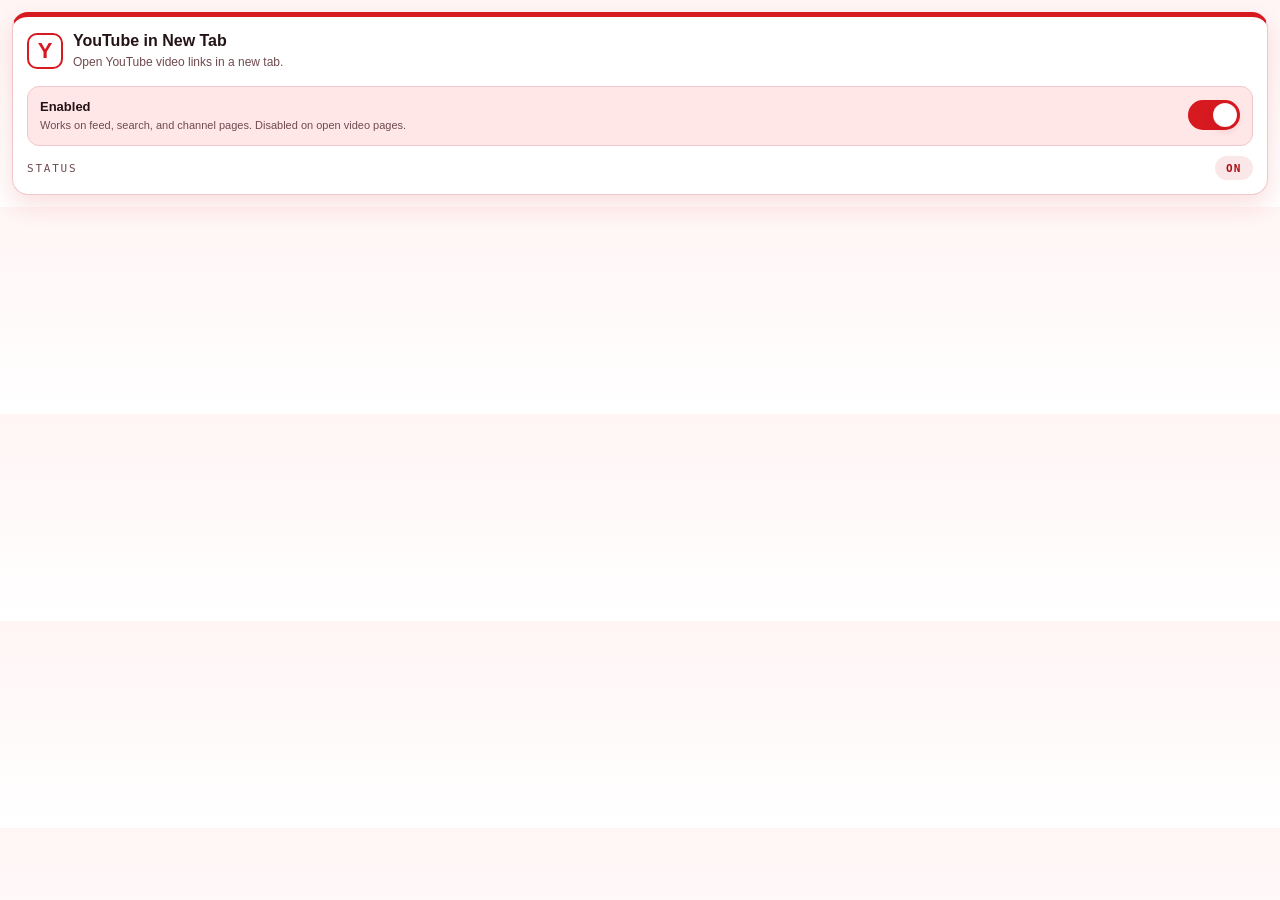
<file: popup.html>
<!doctype html>
<html lang="en">
  <head>
    <meta charset="utf-8" />
    <meta name="viewport" content="width=device-width, initial-scale=1" />
    <title>YouTube in New Tab</title>
    <link rel="stylesheet" href="popup.css" />
  </head>
  <body>
    <main class="popup">
      <div class="header">
        <span class="icon-mark" aria-hidden="true">Y</span>
        <div class="header-copy">
          <h1 class="title">YouTube in New Tab</h1>
          <p class="summary">Open YouTube video links in a new tab.</p>
        </div>
      </div>

      <label class="toggle-row" for="enabledToggle">
        <span class="toggle-copy">
          <span class="toggle-label">Enabled</span>
          <span class="toggle-note">Works on feed, search, and channel pages. Disabled on open video pages.</span>
        </span>

        <span class="toggle-shell">
          <input id="enabledToggle" class="toggle-input" type="checkbox" />
          <span class="toggle-track" aria-hidden="true">
            <span class="toggle-thumb"></span>
          </span>
        </span>
      </label>

      <div class="status-row" aria-live="polite">
        <span class="status-label">Status</span>
        <span id="statusText" class="status-pill">On</span>
      </div>
    </main>

    <script src="popup.js"></script>
  </body>
</html>
</file>
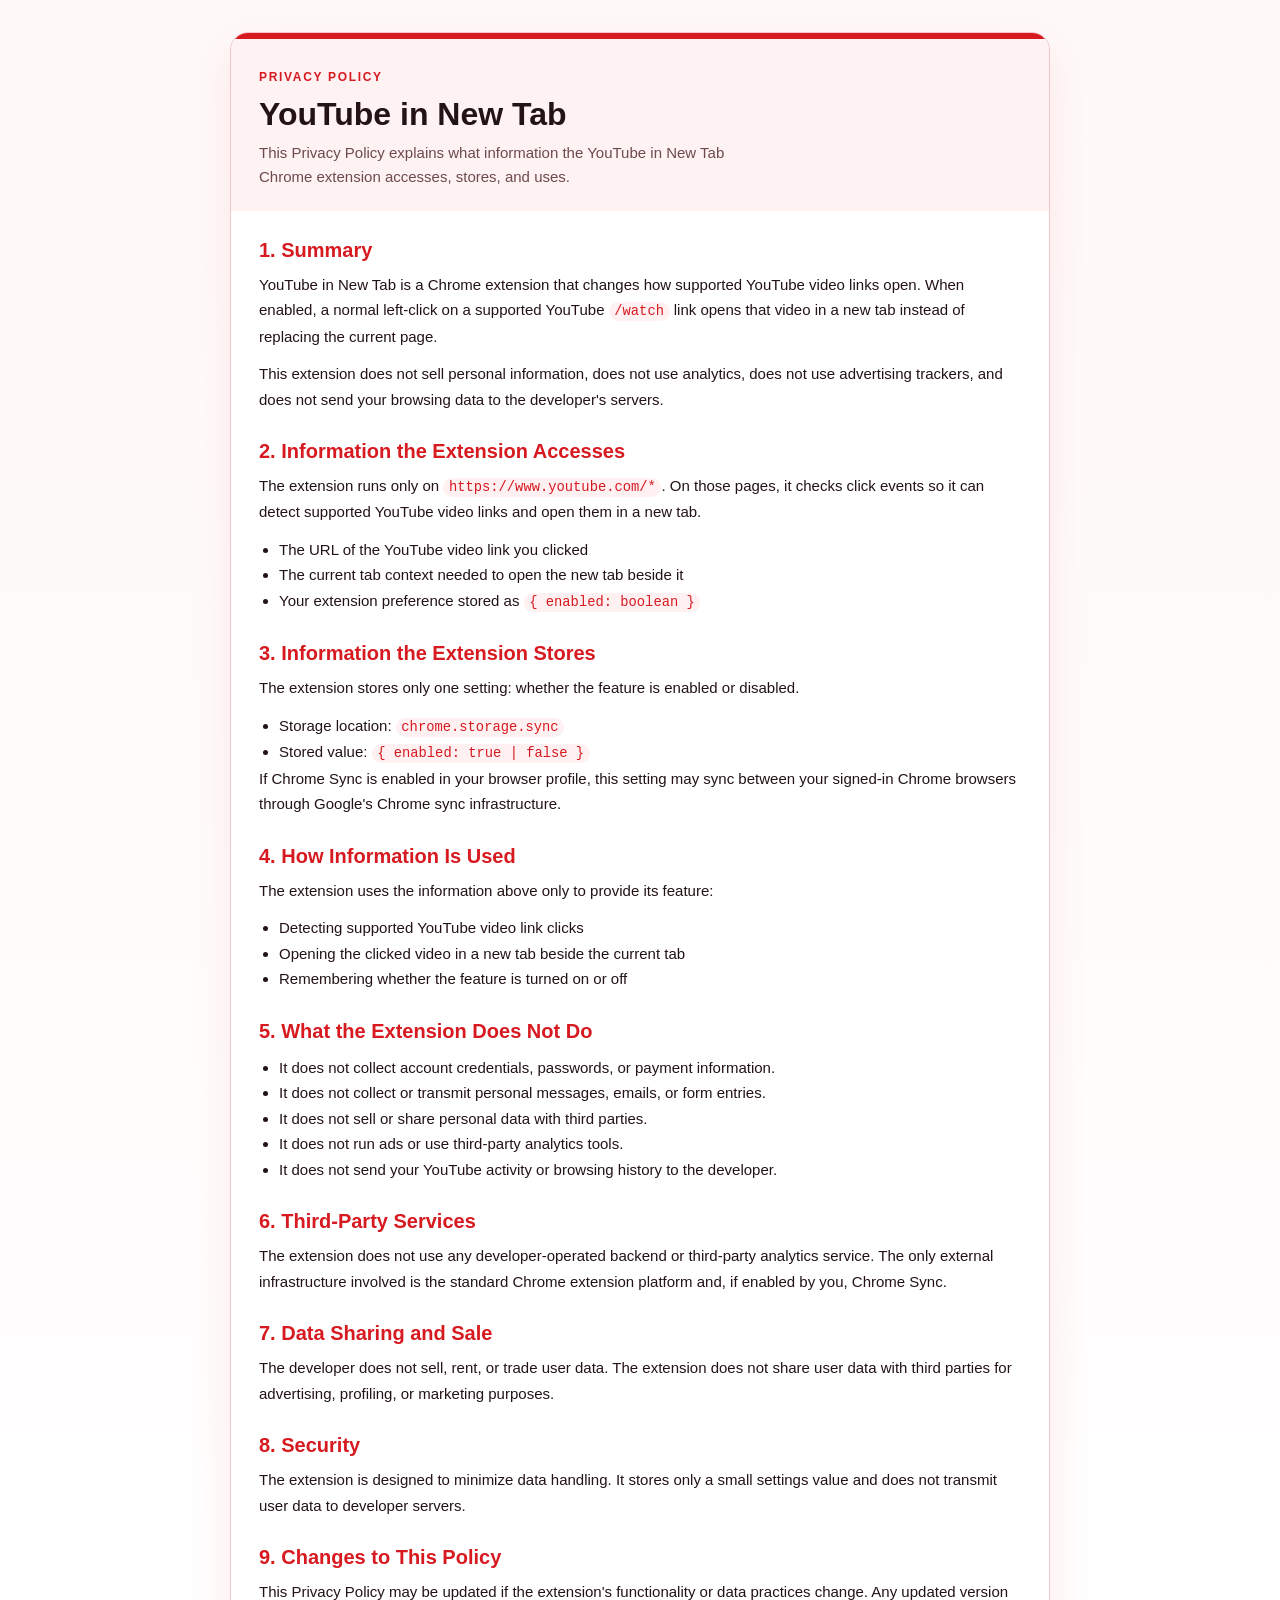
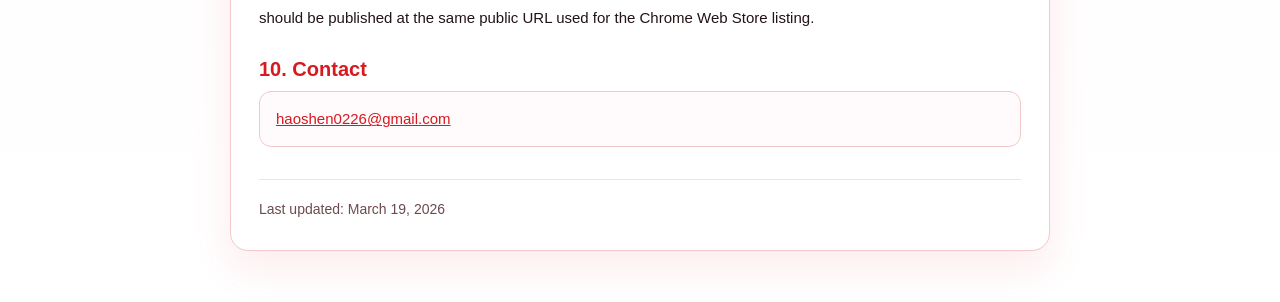
<file: docs/privacy-policy.html>
<!doctype html>
<html lang="en">
  <head>
    <meta charset="utf-8" />
    <meta name="viewport" content="width=device-width, initial-scale=1" />
    <title>Privacy Policy - YouTube in New Tab</title>
    <style>
      :root {
        color-scheme: light;
        --red: #d71920;
        --red-soft: #fff2f3;
        --line: #f1c7ca;
        --text: #231315;
        --muted: #6c4a4d;
        --white: #ffffff;
        --shadow: 0 18px 40px rgba(215, 25, 32, 0.08);
      }

      * {
        box-sizing: border-box;
      }

      body {
        margin: 0;
        font-family: "Segoe UI", Arial, sans-serif;
        color: var(--text);
        background: linear-gradient(180deg, #fff8f8 0%, #ffffff 100%);
      }

      .page {
        max-width: 860px;
        margin: 0 auto;
        padding: 32px 20px 56px;
      }

      .card {
        overflow: hidden;
        border: 1px solid var(--line);
        border-radius: 18px;
        background: var(--white);
        box-shadow: var(--shadow);
      }

      .hero {
        padding: 28px 28px 22px;
        border-top: 6px solid var(--red);
        background: var(--red-soft);
      }

      .eyebrow {
        margin: 0 0 10px;
        color: var(--red);
        font-size: 12px;
        font-weight: 700;
        letter-spacing: 0.14em;
        text-transform: uppercase;
      }

      h1 {
        margin: 0 0 8px;
        font-size: 32px;
        line-height: 1.1;
      }

      .subtitle {
        margin: 0;
        max-width: 58ch;
        color: var(--muted);
        font-size: 15px;
        line-height: 1.6;
      }

      .content {
        padding: 28px;
      }

      section + section {
        margin-top: 28px;
      }

      h2 {
        margin: 0 0 10px;
        color: var(--red);
        font-size: 20px;
      }

      p,
      li {
        font-size: 15px;
        line-height: 1.7;
      }

      p {
        margin: 0;
      }

      p + p {
        margin-top: 12px;
      }

      ul {
        margin: 12px 0 0;
        padding-left: 20px;
      }

      .notice {
        padding: 14px 16px;
        border: 1px solid var(--line);
        border-radius: 12px;
        background: #fffafb;
      }

      .meta {
        margin-top: 32px;
        padding-top: 18px;
        border-top: 1px solid #efe2e4;
        color: var(--muted);
        font-size: 14px;
      }

      code {
        padding: 0.12rem 0.35rem;
        border-radius: 999px;
        background: #fff0f1;
        color: var(--red);
        font-family: ui-monospace, SFMono-Regular, Menlo, Consolas, monospace;
        font-size: 0.92em;
      }

      a {
        color: var(--red);
      }

      @media (max-width: 640px) {
        .page {
          padding: 18px 12px 32px;
        }

        .hero,
        .content {
          padding: 20px;
        }

        h1 {
          font-size: 26px;
        }
      }
    </style>
  </head>
  <body>
    <main class="page">
      <article class="card">
        <header class="hero">
          <p class="eyebrow">Privacy Policy</p>
          <h1>YouTube in New Tab</h1>
          <p class="subtitle">
            This Privacy Policy explains what information the YouTube in New Tab
            Chrome extension accesses, stores, and uses.
          </p>
        </header>

        <div class="content">
          <section>
            <h2>1. Summary</h2>
            <p>
              YouTube in New Tab is a Chrome extension that changes how supported
              YouTube video links open. When enabled, a normal left-click on a
              supported YouTube <code>/watch</code> link opens that video in a new
              tab instead of replacing the current page.
            </p>
            <p>
              This extension does not sell personal information, does not use
              analytics, does not use advertising trackers, and does not send your
              browsing data to the developer's servers.
            </p>
          </section>

          <section>
            <h2>2. Information the Extension Accesses</h2>
            <p>
              The extension runs only on <code>https://www.youtube.com/*</code>.
              On those pages, it checks click events so it can detect supported
              YouTube video links and open them in a new tab.
            </p>
            <ul>
              <li>The URL of the YouTube video link you clicked</li>
              <li>The current tab context needed to open the new tab beside it</li>
              <li>Your extension preference stored as <code>{ enabled: boolean }</code></li>
            </ul>
          </section>

          <section>
            <h2>3. Information the Extension Stores</h2>
            <p>
              The extension stores only one setting: whether the feature is enabled
              or disabled.
            </p>
            <ul>
              <li>Storage location: <code>chrome.storage.sync</code></li>
              <li>Stored value: <code>{ enabled: true | false }</code></li>
            </ul>
            <p>
              If Chrome Sync is enabled in your browser profile, this setting may
              sync between your signed-in Chrome browsers through Google's Chrome
              sync infrastructure.
            </p>
          </section>

          <section>
            <h2>4. How Information Is Used</h2>
            <p>The extension uses the information above only to provide its feature:</p>
            <ul>
              <li>Detecting supported YouTube video link clicks</li>
              <li>Opening the clicked video in a new tab beside the current tab</li>
              <li>Remembering whether the feature is turned on or off</li>
            </ul>
          </section>

          <section>
            <h2>5. What the Extension Does Not Do</h2>
            <ul>
              <li>It does not collect account credentials, passwords, or payment information.</li>
              <li>It does not collect or transmit personal messages, emails, or form entries.</li>
              <li>It does not sell or share personal data with third parties.</li>
              <li>It does not run ads or use third-party analytics tools.</li>
              <li>It does not send your YouTube activity or browsing history to the developer.</li>
            </ul>
          </section>

          <section>
            <h2>6. Third-Party Services</h2>
            <p>
              The extension does not use any developer-operated backend or third-party
              analytics service. The only external infrastructure involved is the
              standard Chrome extension platform and, if enabled by you, Chrome Sync.
            </p>
          </section>

          <section>
            <h2>7. Data Sharing and Sale</h2>
            <p>
              The developer does not sell, rent, or trade user data. The extension
              does not share user data with third parties for advertising, profiling,
              or marketing purposes.
            </p>
          </section>

          <section>
            <h2>8. Security</h2>
            <p>
              The extension is designed to minimize data handling. It stores only a
              small settings value and does not transmit user data to developer
              servers.
            </p>
          </section>

          <section>
            <h2>9. Changes to This Policy</h2>
            <p>
              This Privacy Policy may be updated if the extension's functionality or
              data practices change. Any updated version should be published at the
              same public URL used for the Chrome Web Store listing.
            </p>
          </section>

          <section>
            <h2>10. Contact</h2>
            <div class="notice">
              <p>
                <a href="mailto:your-email@example.com">haoshen0226@gmail.com</a>
              </p>
            </div>
          </section>

          <p class="meta">
            Last updated: March 19, 2026
          </p>
        </div>
      </article>
    </main>
  </body>
</html>
</file>
<file: popup.css>
:root {
  color-scheme: light;
  --red: #d71920;
  --red-dark: #ac0f17;
  --red-soft: #ffe7e8;
  --white: #ffffff;
  --line: #f2c7cb;
  --text: #231315;
  --muted: #6f4a4e;
  --shadow: 0 10px 24px rgba(215, 25, 32, 0.14);
  --body-font: "Avenir Next", "Segoe UI", sans-serif;
  --mono-font: "SF Mono", "JetBrains Mono", "Cascadia Code", Consolas, monospace;
}

* {
  box-sizing: border-box;
}

html,
body {
  margin: 0;
  min-width: 296px;
}

body {
  padding: 12px;
  color: var(--text);
  font-family: var(--body-font);
  background: linear-gradient(180deg, #fff5f5 0%, #ffffff 100%);
}

.popup {
  padding: 14px;
  border: 1px solid var(--line);
  border-top: 5px solid var(--red);
  border-radius: 16px;
  background: var(--white);
  box-shadow: var(--shadow);
}

.header {
  display: flex;
  gap: 10px;
  align-items: center;
  margin-bottom: 14px;
}

.title {
  margin: 0 0 4px;
  font-size: 16px;
  font-weight: 700;
  line-height: 1.2;
}

.summary {
  margin: 0;
  color: var(--muted);
  font-size: 12px;
  line-height: 1.45;
}

.icon-mark {
  display: inline-grid;
  place-items: center;
  width: 36px;
  height: 36px;
  border: 2px solid var(--red);
  border-radius: 10px;
  background: var(--white);
  color: var(--red);
  font-size: 22px;
  font-weight: 800;
  line-height: 1;
}

.toggle-row {
  display: flex;
  gap: 12px;
  align-items: center;
  justify-content: space-between;
  padding: 12px;
  border: 1px solid var(--line);
  border-radius: 12px;
  background: var(--red-soft);
  cursor: pointer;
}

.toggle-copy {
  display: flex;
  flex-direction: column;
  gap: 4px;
  min-width: 0;
}

.toggle-label {
  font-size: 13px;
  font-weight: 700;
}

.toggle-note {
  color: var(--muted);
  font-size: 11px;
  line-height: 1.4;
}

.toggle-note code {
  padding: 0.1rem 0.32rem;
  border-radius: 999px;
  background: rgba(255, 255, 255, 0.9);
  font-family: var(--mono-font);
  font-size: 11px;
}

.toggle-shell {
  position: relative;
  flex: 0 0 auto;
}

.toggle-input {
  position: absolute;
  inset: 0;
  opacity: 0;
  cursor: pointer;
}

.toggle-track {
  display: inline-flex;
  align-items: center;
  width: 52px;
  height: 30px;
  padding: 3px;
  border-radius: 999px;
  background: rgba(215, 25, 32, 0.2);
  box-shadow: inset 0 0 0 1px rgba(215, 25, 32, 0.16);
  transition: background 180ms ease;
}

.toggle-thumb {
  width: 24px;
  height: 24px;
  border-radius: 50%;
  background: var(--white);
  box-shadow:
    0 3px 8px rgba(172, 15, 23, 0.18),
    inset 0 0 0 1px rgba(215, 25, 32, 0.08);
  transform: translateX(0);
  transition: transform 180ms ease;
}

.toggle-input:checked + .toggle-track {
  background: var(--red);
}

.toggle-input:checked + .toggle-track .toggle-thumb {
  transform: translateX(22px);
}

.toggle-input:focus-visible + .toggle-track {
  outline: 2px solid rgba(215, 25, 32, 0.45);
  outline-offset: 3px;
}

.status-row {
  display: flex;
  align-items: center;
  justify-content: space-between;
  margin-top: 10px;
}

.status-label {
  font-family: var(--mono-font);
  font-size: 11px;
  letter-spacing: 0.16em;
  text-transform: uppercase;
  color: var(--muted);
}

.status-pill {
  padding: 0.36rem 0.7rem;
  border-radius: 999px;
  background: rgba(215, 25, 32, 0.1);
  color: var(--red-dark);
  font-family: var(--mono-font);
  font-size: 11px;
  font-weight: 700;
  letter-spacing: 0.12em;
  text-transform: uppercase;
}

body[data-enabled="false"] .status-pill {
  background: #f4f4f4;
  color: var(--text);
}
</file>
